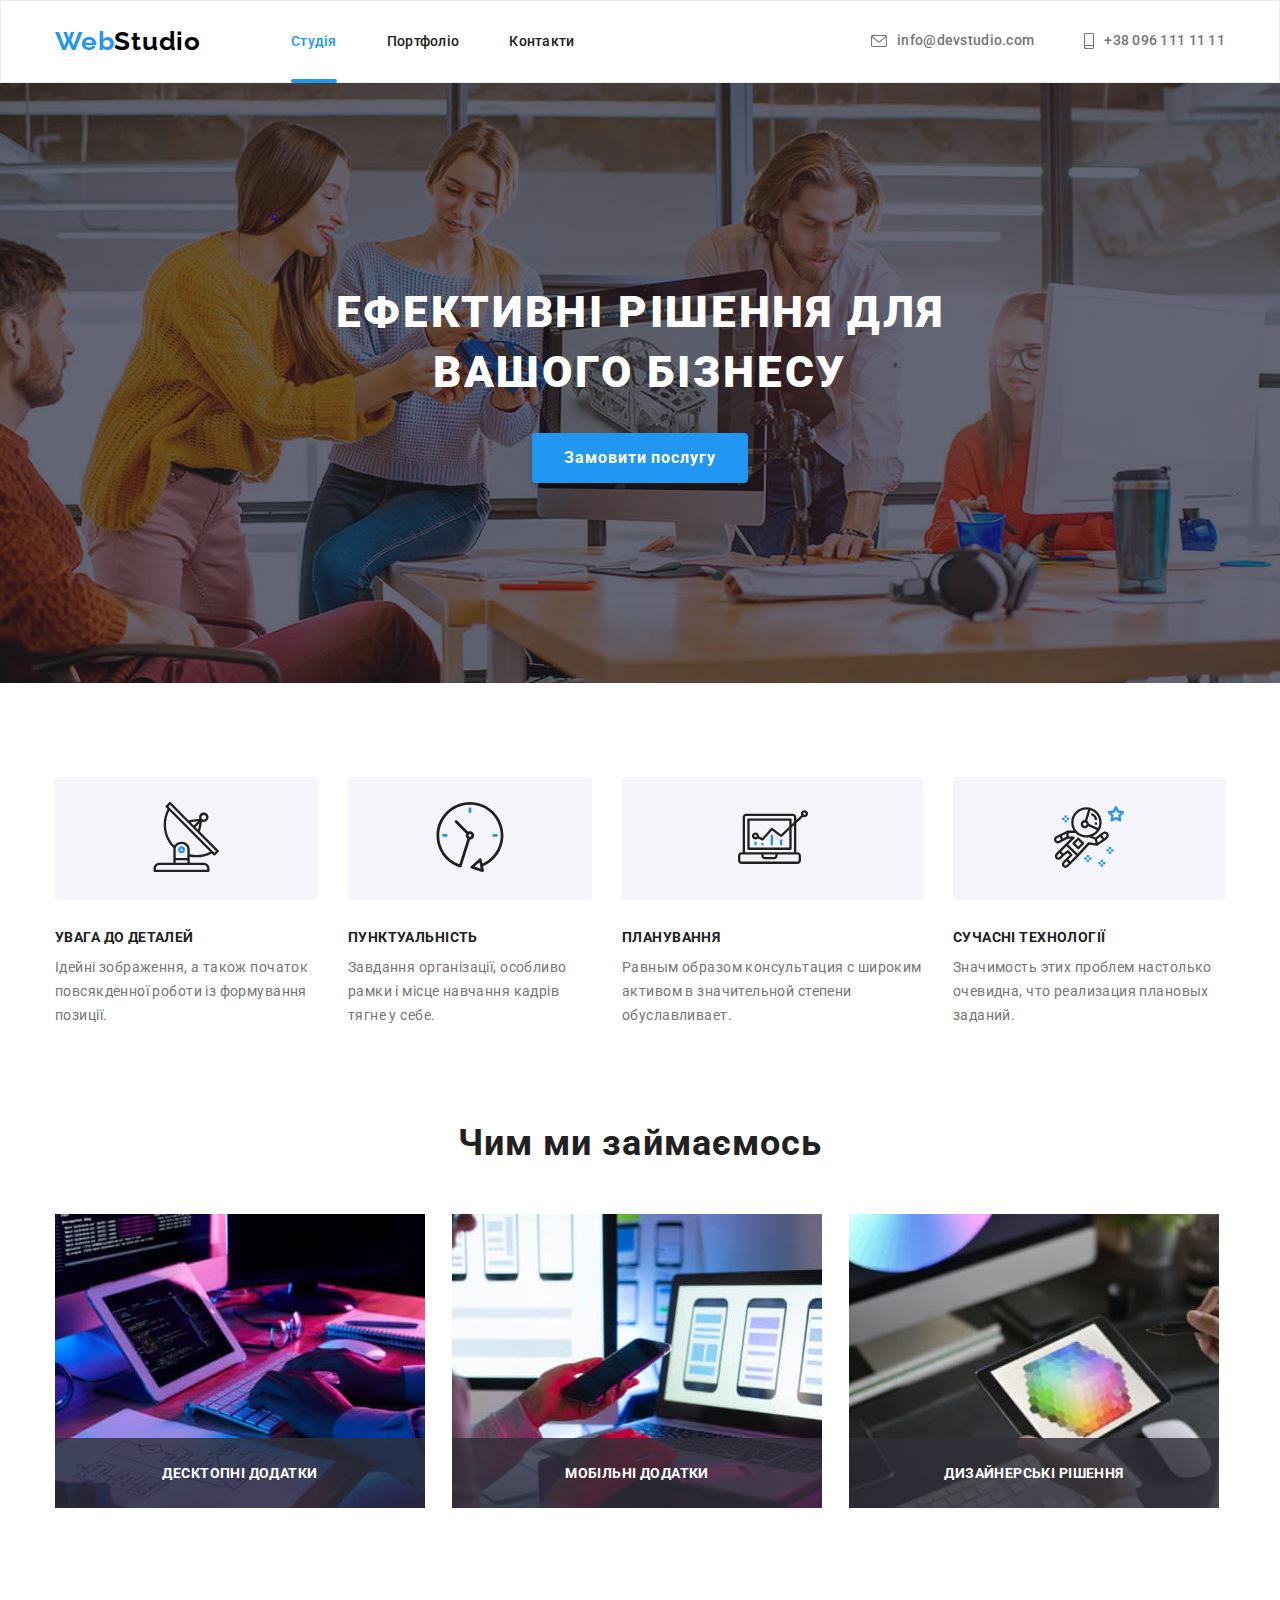
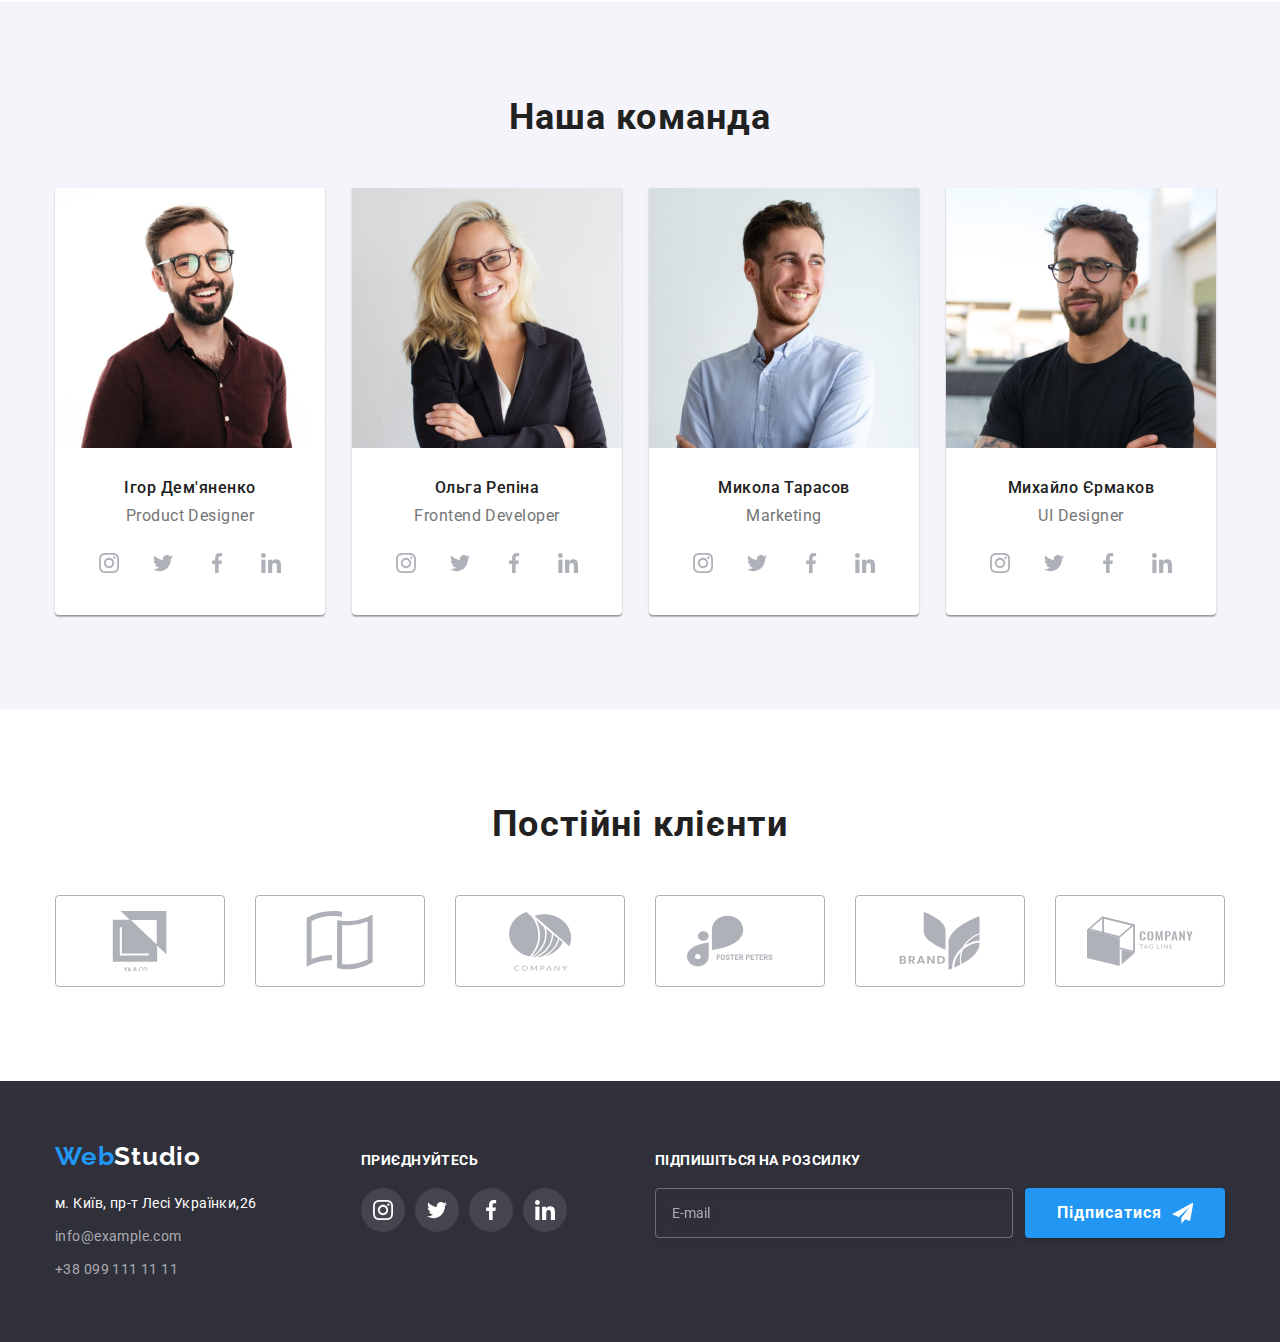
<file: index.html>
<!DOCTYPE html>
<html lang="uk">
<head>
    <meta charset="UTF-8">
    <meta http-equiv="X-UA-Compatible" content="IE=edge">
    <meta name="viewport" content="width=device-width, initial-scale=1.0">
    <title>web-studio</title>
<link rel="preconnect" href="https://fonts.googleapis.com">
<link rel="preconnect" href="https://fonts.gstatic.com" crossorigin>
<link href="https://fonts.googleapis.com/css2?family=Raleway:wght@700&family=Roboto:wght@400;500;700;900&display=swap"
    rel="stylesheet">
    <link rel="stylesheet" href="https://cdn.jsdelivr.net/npm/modern-normalize@1.1.0/modern-normalize.min.css">
    <link rel="stylesheet" href="./css/main.min.css">
    
    
    
</head>
<body>
    <!-- Header -->
    <header class="page-header">
        <div class="container page-header__container">
        <nav class="page-navigation">
            <a class="logo link" href="./index.html"><span class="text-blue">Web</span>Studio</a>
            <ul class="main-menu list">
                <li class="main-menu__item">
                    <a href="./index.html" class="main-menu__link link active">Студія</a>
                </li>
                <li class="main-menu__item">
                    <a href="./portfolio.html" class="main-menu__link link">Портфоліо</a>
                </li>
                <li class="main-menu__item">
                    <a href="./index.html" class="main-menu__link link">Контакти</a>
                </li>
            </ul>
        </nav>
        <ul class="contact-menu list page-header__container">
            <li class="contact-menu__item">
                <a class="contact-menu__link link" href="mailto:info@devstudio.com">
                    <svg class="contact-menu__icon" width="16" height="12">
                        <use href="./images/sprite.svg#icon-letter"></use>
                    </svg>
                        info@devstudio.com
                </a>
            </li>
    
            <li class="contact-menu__item">
                <a class="contact-menu__link link" href="tel:+380961111111"> 
                    <svg class="contact-menu__icon" width="10" height="16">
                        <use href="./images/sprite.svg#icon-smartphone"></use>
                    </svg>
                    +38 096 111 11 11
                </a>
            </li>
        </ul>
        </div>
    </header>
    
    <!-- Main -->
<!-- Hero -->
    <main>
        <section class="hero-section">
            <div class="container">
            <h1 class="hero-section__tittle">Ефективні рішення для вашого бізнесу</h1>
            <button class="hero-section__button" type="button" data-modal-open>Замовити послугу</button>
        </div>
        </section>
    
        <!-- Our benefits -->
        <section class="benefits section">
            <div class="container">
            <h2 class="visually-hidden">Наші переваги</h2>
            <ul class="benefits_list list">
                <li class="benefits_list__item">
                    <div class="svg-icon-wrapper">
                    <svg class="benefits_list__icon" width="70" height="70">
                        <use href="./images/sprite.svg#icon-antenna"></use>
                    </svg>
                    </div>
                    <h3 class="benefits_list__tittle">Увага до деталей</h3>
                    <p class="benefits_list__description">Ідейні зображення, а також початок повсякденної роботи із формування позиції. </p>
                </li>
    
            
                <li class="benefits_list__item">
                    <div class="svg-icon-wrapper">
                        <svg class="benefits_list__icon" width="70" height="70">
                            <use href="./images/sprite.svg#icon-clock1"></use>
                        </svg>
                    </div>
                    <h3 class="benefits_list__tittle">Пунктуальність</h3>
                <p class="benefits_list__description">Завдання організації, особливо рамки і місце навчання кадрів тягне у себе.</p>
            </li>
                <li class="benefits_list__item">
                    <div class="svg-icon-wrapper">
                        <svg class="benefits_list__icon" width="70" height="70">
                            <use href="./images/sprite.svg#icon-diagram1"></use>
                        </svg>
                    </div>
                    <h3 class="benefits_list__tittle">Планування</h3>
            
                <p class="benefits_list__description">Равным образом консультация с широким активом в значительной степени обуславливает.</p>
            </li>

            <li class="benefits_list__item">
                <div class="svg-icon-wrapper">
                    <svg class="benefits_list__icon" width="70" height="70">
                        <use href="./images/sprite.svg#icon-astronaut"></use>
                    </svg>
                </div>
                <h3 class="benefits_list__tittle">Сучасні технології</h3>
            <p class="benefits_list__description">Значимость этих проблем настолько очевидна, что реализация плановых заданий.</p>
            </li>
        </ul>
        </div>
        </section>

<!-- About -->
        <section class="about-section section">
            <div class="container">
            <h2 class="section-title">Чим ми займаємось</h2>
            <ul class="about-list list flex-list" >
                <li class="about-list__item">
                    <img src="./images/box1jpg.jpg" alt="фото роботи"
                width="370"
                />
                <p class="about-list__work">
                    Десктопні додатки
                </p>
                </li>
                <li class="about-list__item">
                    <img src="./images/img-5.jpg" alt="фото роботи" width="370"/>
                    <p class="about-list__work">
                        Мобільні додатки
                    </p>
                </li>
                <li class="about-list__item">
                 <img src="./images/img-2.jpg" alt="фото роботи" width="370"/>
                    <p class="about-list__work">
                        Дизайнерські рішення
                    </p>
                </ul>
            </div>
              </section>

              <!-- Employees -->
              <section class="employees-section section">
                  <div class="container">
                  <h2 class="section-title">Наша команда</h2>
                  <ul class="employees-list list flex-list">
                      <li class="employees-list__item">
                          <img src="./images/specialist1.jpg" alt="фото спеціаліста"
                          width="270"/>
                          <div class="employees-card-content-wrapper">
                        <h3 class="employees-list__name"> Ігор Дем'яненко</h3>
                    <p class="employees-list__position" lang="en">Product Designer</p>
                    <ul class="social-list">
                        <li class="social-list__item list">
                    <a href="" class="social-list__link"> 
                    <svg class="social-list__icon" width="44" height="44"> 
                      <use href="./images/sprite.svg#icon-instagramm"> </use>
                    </svg> 
                    </a>
                        </li>

                        <li class="social-list__item list">
                            <a href="" class="social-list__link">
                                <svg class="social-list__icon" width="44" height="44">
                                    <use href="./images/sprite.svg#icon-twitter"> </use>
                                </svg>
                            </a>
                        </li>

                        <li class="social-list__item list">
                            <a href="" class="social-list__link">
                                <svg class="social-list__icon" width="44" height="44">
                                    <use href="./images/sprite.svg#icon-facebook"> </use>
                                </svg>
                            </a>
                        </li>

                        <li class="social-list__item list">
                            <a href="" class="social-list__link">
                                <svg class="social-list__icon" width="44" height="44">
                                    <use href="./images/sprite.svg#icon-linkedin"> </use>
                                </svg>
                            </a>
                        </li>
                        
                    </ul>
                    </div>
                    </li>


                    <li class="employees-list__item list">
                        <img src="./images/specialist2.jpg" alt="фото спеціаліста" width="270"/>
                        <div class="employees-card-content-wrapper">
                        <h3 class="employees-list__name">Ольга Репіна</h3>
                        <p class="employees-list__position" lang="en">Frontend Developer</p> 
                        <ul class="social-list">
                            <li class="social-list__item list">
                                <a href="" class="social-list__link">
                                    <svg class="social-list__icon" width="44" height="44">
                                        <use href="./images/sprite.svg#icon-instagramm"> </use>
                                    </svg>
                                </a>
                            </li>
                        
                            <li class="social-list__item list">
                                <a href="" class="social-list__link">
                                    <svg class="social-list__icon" width="44" height="44">
                                        <use href="./images/sprite.svg#icon-twitter"> </use>
                                    </svg>
                                </a>
                            </li>
                        
                            <li class="social-list__item list">
                                <a href="" class="social-list__link">
                                    <svg class="social-list__icon" width="44" height="44">
                                        <use href="./images/sprite.svg#icon-facebook"> </use>
                                    </svg>
                                </a>
                            </li>
                        
                            <li class="social-list__item list">
                                <a href="" class="social-list__link">
                                    <svg class="social-list__icon" width="44" height="44">
                                        <use href="./images/sprite.svg#icon-linkedin"> </use>
                                    </svg>
                                </a>
                            </li>
                        
                        </ul>
                        </div>

                        <li class="employees-list__item">
                            <img src="./images/specialist3.jpg" alt="фото спеціаліста" width="270"/>
                            <div class="employees-card-content-wrapper">
                            <h3 class="employees-list__name">Микола Тарасов</h3>
                            <p class="employees-list__position" lang="en">Marketing</p>
                            <ul class="social-list">
                                <li class="social-list__item list">
                                    <a href="" class="social-list__link">
                                        <svg class="social-list__icon">
                                            <use href="./images/sprite.svg#icon-instagramm"> </use>
                                        </svg>
                                    </a>
                                </li>
                            
                                <li class="social-list__item list">
                                    <a href="" class="social-list__link">
                                        <svg class="social-list__icon">
                                            <use href="./images/sprite.svg#icon-twitter"> </use>
                                        </svg>
                                    </a>
                                </li>
                            
                                <li class="social-list__item list">
                                    <a href="" class="social-list__link">
                                        <svg class="social-list__icon">
                                            <use href="./images/sprite.svg#icon-facebook"> </use>
                                        </svg>
                                    </a>
                                </li>
                            
                                <li class="social-list__item list">
                                    <a href="" class="social-list__link">
                                        <svg class="social-list__icon">
                                            <use href="./images/sprite.svg#icon-linkedin"> </use>
                                        </svg>
                                    </a>
                                </li>
                            
                            </ul>
                            </div>
                            <li class="employees-list__item">
                                <img src="./images/specialist4.jpg" alt="фото спеціаліста" width="270"/>
                               <div class="employees-card-content-wrapper">
                                <h3 class="employees-list__name">Михайло Єрмаков</h3>
                                <p class="employees-list__position" lang="en">UI Designer</p>
                                <ul class="social-list">
                                    <li class="social-list__item list">
                                        <a href="" class="social-list__link">
                                            <svg class="social-list__icon" width="44" height="44">
                                                <use href="./images/sprite.svg#icon-instagramm"> </use>
                                            </svg>
                                        </a>
                                    </li>
                                
                                    <li class="social-list__item list">
                                        <a href="" class="social-list__link">
                                            <svg class="social-list__icon" width="44" height="44">
                                                <use href="./images/sprite.svg#icon-twitter"> </use>
                                            </svg>
                                        </a>
                                    </li>
                                
                                    <li class="social-list__item list">
                                        <a href="" class="social-list__link">
                                            <svg class="social-list__icon" width="44" height="44">
                                                <use href="./images/sprite.svg#icon-facebook"> </use>
                                            </svg>
                                        </a>
                                    </li>
                                
                                    <li class="social-list__item list">
                                        <a href="" class="social-list__link">
                                            <svg class="social-list__icon" width="44" height="44">
                                                <use href="./images/sprite.svg#icon-linkedin"> </use>
                                            </svg>
                                        </a>
                                    </li>
                                
                                </ul>
                                </div>
                  </ul>
                </div>
              </section>

<!-- Our clients -->

<section class="section">
    <div class="container">
        <h2 class="section-title">
        Постійні клієнти
        </h2>
        <ul class="client-list">
            <li class="client-list-item list">
                <a href="" class="client-list-link">
                <svg class="client-list-icon" width="106" height="60">
                    <use href="./images/sprite.svg#icon-Client1"> 
                    </use>
                 </svg>
                </a>
                 </li>
                </li>

                <li class="client-list-item list">
                    <a href="" class="client-list-link">
                    <svg class="client-list-icon" width="106" height="60">
                        <use href="./images/sprite.svg#icon-Client2">
                        </use>
                    </svg>
                    </a>
            </li>

            <li class="client-list-item list">
                <a href="" class="client-list-link">
                <svg class="client-list-icon" width="106" height="60">
                    <use href="./images/sprite.svg#icon-Client3">
                    </use>
                </svg>
                </a>
            </li>
            <li class="client-list-item list">
                <a href="" class="client-list-link">
            <svg class="client-list-icon" width="106" height="60">
            <use href="./images/sprite.svg#icon-Client4">
            </use>
            </svg>
            </a>
            </li>

            <li class="client-list-item list">
                <a href="" class="client-list-link">
                <svg class="client-list-icon" width="106" height="60">
                    <use href="./images/sprite.svg#icon-Client-5">
                    </use>
                </svg>
                </a>
            </li>

            <li class="client-list-item list">
                <a href="" class="client-list-link">
                <svg class="client-list-icon" width="106" height="60">
                    <use href="./images/sprite.svg#icon-Client6">
                    </use>
                </svg>
                </a>
            </li>

        </ul>
    </div>

</section>
            </main>
<!-- Footer Contacts -->
<footer class="footer-list list">
    <div class="container">
    <div class="footer-content-wrapper">
    <a class="logo link footer-logo" href="/index.html"><span class="text-blue">Web</span>Studio</a>
    <address>
        <ul class="contact-list list">
            <li class="adress list footer-list-item">
                <a class="maps link contact-list__link" href="https://goo.gl/maps/hhCW37L2dN7FxY7t6" target="_blank"
                    rel="noopener noreferrer"> м. Київ, пр-т Лесі
                    Українки,26 </a>
            </li>
            <li class="address-link footer-list-item">
                <a class="adress-link link contact-list__link" href="mailto:info@example.com">info@example.com</a>
            </li>

            <li class="phone footer-list-item">
                <a class="adress-link link contact-list__link" href="tel:+380901111111">+38 099 111 11 11</a>
            </li>
        </ul>
    </address>
    </div>
    <div class="footer-content-wrapper footer-social">
        <p class="footer-title">приєднуйтесь</p>
        <ul class="social-list">
            <li class="social-list__item list">
                <a href="" class="social-list__link">
                    <svg class="social-list__icon" width="44" height="44">
                        <use href="./images/sprite.svg#icon-instagramm"> </use>
                    </svg>
                </a>
            </li>
        
            <li class="social-list__item list">
                <a href="" class="social-list__link">
                    <svg class="social-list__icon" width="44" height="44">
                        <use href="./images/sprite.svg#icon-twitter"> </use>
                    </svg>
                </a>
            </li>
        
            <li class="social-list__item list">
                <a href="" class="social-list__link">
                    <svg class="social-list__icon" width="44" height="44">
                        <use href="./images/sprite.svg#icon-facebook"> </use>
                    </svg>
                </a>
            </li>
        
            <li class="social-list__item list">
                <a href="" class="social-list__link">
                    <svg class="social-list__icon" width="44" height="44">
                        <use href="./images/sprite.svg#icon-linkedin"> </use>
                    </svg>
                </a>
            </li>
    </div>
    <div class="footer-form-window footer-content-wrapper">
        <p class="footer-modal-text">
            Підпишіться на розсилку
        </p>
        <form class="footer-form">
            <input type="email" name="user_name" class="footer-form-input" required pattern="[a-zA-Zа-яА-Я]+" minlength="2"
                placeholder="E-mail">
            <button class="footer-modal-button">
                Підписатися
                <svg class="footer-modal-btn-icon" width="24" height="24">
                    <use href="./images/sprite.svg#modal-icon"></use>
                </svg>
            </button>
        </form>
    </div>
    </div>
</footer>

 <!-- Modal window -->

<div class="backdrop is-hidden" data-modal>
<div class="modal">
    <button type="button" class="modal-close-btn" data-modal-close>
        <svg class="modal-close-btn-icon" width="12" height="12"> 
        <use href="./images/sprite.svg#close-modal"></use>

        </svg>
    </button> 
    <p class="modal-form-text">
        Залиште свої дані, ми вам передзвонимо
    </p>
    <form class="modal-form">
        <label class="modal-form-field">
            <span class="modal-form-input-descr">Ім'я</span>
            <span class="modal-form-input-wrapper">
            <input 
            type="text" 
            name="user_name" 
            class="modal-form-input" 
            required 
            pattern="[a-zA-Zа-яА-Я]+" 
            minlength="2"
            />
            <svg class="modal-form-input-icon" width="12" height="12">
            <use href="./images/sprite.svg#modal-icon-name"> </use>
            </svg>
            </span>
        </label>
        <label class="modal-form-field">
            <span class="modal-form-input-descr">Телефон</span>
            <span class="modal-form-input-wrapper">
            <input 
            type="tel" 
            name="user_phone" 
            class="modal-form-input" 
            required 
            pattern="[0-9]{3}-[0-9]{3}-[0-9]{2}-[0-9]{2}" 
            title="xxx-xxx-xx-xx"
            />
            <svg class="modal-form-input-icon" width="13" height="13">
            <use href="./images/sprite.svg#modal-icon-phone"></use>
            </svg>
            </span>
        </label>
        <label class="modal-form-field">
            <span class="modal-form-input-descr">Пошта</span>
            <span class="modal-form-input-wrapper">
            <input 
            type="email" 
            name="user_email" 
            class="modal-form-input" 
            required />
            <svg class="modal-form-input-icon" width="15" height="12">
            <use href="./images/sprite.svg#modal-icon-email"></use>
            </svg>
            </span>
        </label>
        <label class="modal-form-field modal-form-comment">
            <span class="modal-form-input-descr">Коментар</span>
            <textarea name="user_message" class="modal-form-message" placeholder="Введіть текст"></textarea>
        </label>
        <input id="user-policy" type="checkbox" name="user_policy" class="modal-form-chek visually-hidden"/>
        <label for="user-policy" class="modal-chek-descr">  
            <svg class="" width="16" height="15">
            <use href="./images/sprite.svg#modal-check"></use>
            </svg>
            Погоджуюся з розсилкою та приймаю&nbsp
           <a href="" class="user-policy-link">Умови договору</a>
        </label>
        <button type="submit" class="modal-form-submit">Відправити</button>

        
       
    </form>

 </div>
</div>
<script src="./js/modal.js"></script>
</body>
</html>
</file>
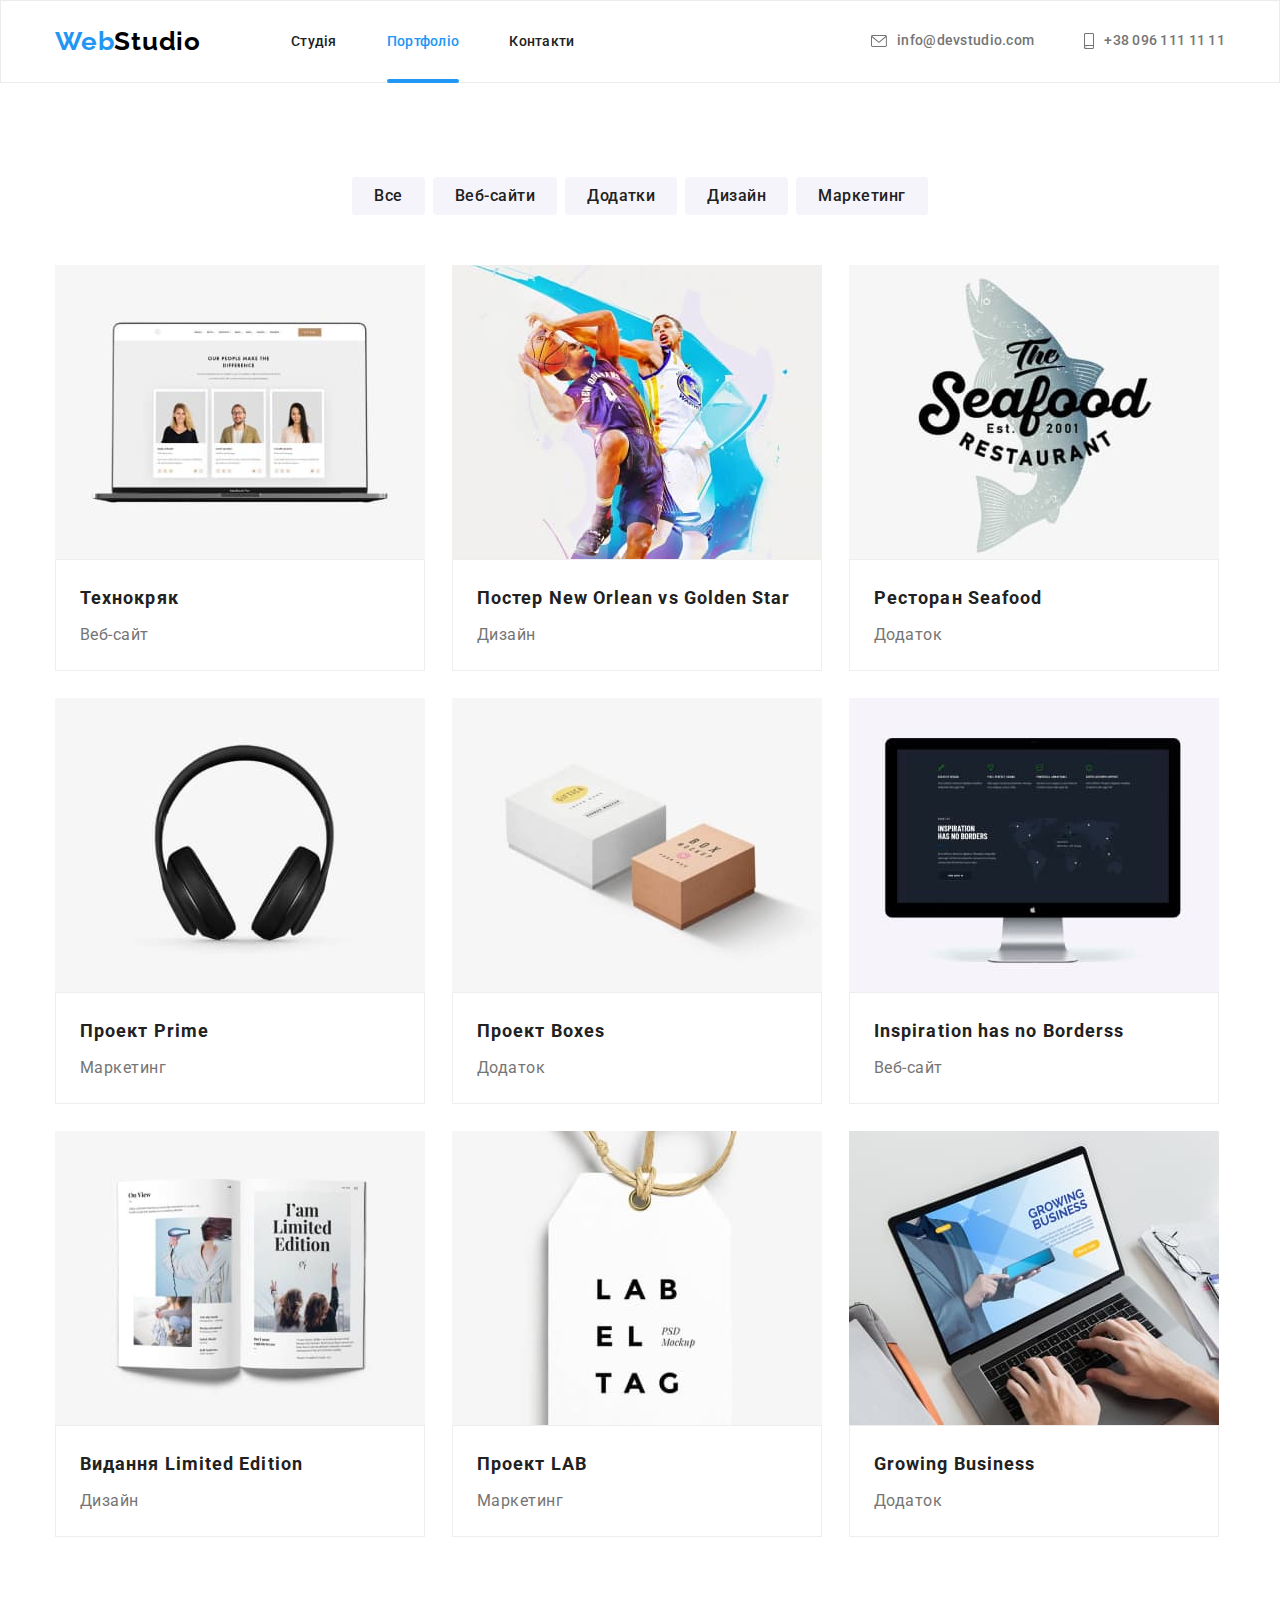
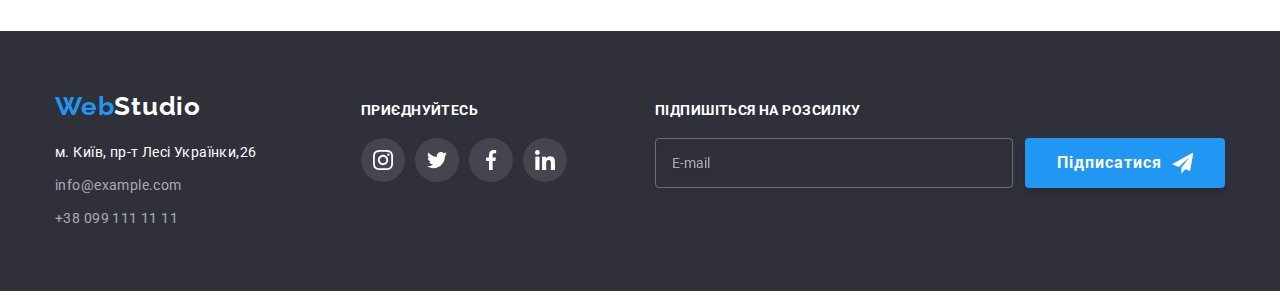
<file: portfolio.html>
<!DOCTYPE html>
<html lang="uk">
<head>
    <meta charset="UTF-8">
    <meta http-equiv="X-UA-Compatible" content="IE=edge">
    <meta name="viewport" content="width=device-width, initial-scale=1.0">
    <title>portfolio web-studio</title>
  <link rel="preconnect" href="https://fonts.googleapis.com">
  <link rel="preconnect" href="https://fonts.gstatic.com" crossorigin>
  <link href="https://fonts.googleapis.com/css2?family=Raleway:wght@700&family=Roboto:wght@400;500;700;900&display=swap"
    rel="stylesheet">
  <link rel="stylesheet" href="https://cdn.jsdelivr.net/npm/modern-normalize@1.1.0/modern-normalize.min.css">
  <link rel="stylesheet" href="./css/main.min.css">
  

</head>
<body>
      <!-- Header -->

        <header class="page-header">
          <div class="container page-header__container">
            <nav class="page-navigation">
              <a class="logo link" href="./index.html"><span class="text-blue">Web</span>Studio</a>
              <ul class="main-menu list">
                <li class="main-menu__item">
                  <a href="./index.html" class="main-menu__link link">Студія</a>
                </li>
                <li class="main-menu__item">
                  <a href="./portfolio.html" class="main-menu__link link active">Портфоліо</a>
                </li>
                <li class="main-menu__item">
                  <a href="./index.html" class="main-menu__link link">Контакти</a>
                </li>
              </ul>
            </nav>
            <ul class="contact-menu list page-header__container">
              <li class="contact-menu__item">
                <a class="contact-menu__link link" href="mailto:info@devstudio.com">
                  <svg class="contact-menu__icon" width="16" height="12">
                    <use href="./images/sprite.svg#icon-letter"></use>
                  </svg>
                  info@devstudio.com
                </a>
              </li>
        
              <li class="contact-menu__item">
                <a class="contact-menu__link link" href="tel:+380961111111">
                  <svg class="contact-menu__icon" width="10" height="16">
                    <use href="./images/sprite.svg#icon-smartphone"></use>
                  </svg>
                  +38 096 111 11 11
                </a>
              </li>
            </ul>
          </div>
        </header>
<!-- Filter Buttons -->
<!-- Portfolio -->
<main>             
<section class="work-section section">
  <div class="container">
    <h1 class="visually-hidden">Наші послуги</h1>
    <ul class="filter-list">
      <li class="filter-list-item list"><button type="button" class="filter-list-button">Все</button></li>
      <li class="filter-list-item list"><button type="button" class="filter-list-button">Веб-сайти</button></li>
      <li class="filter-list-item list"><button type="button" class="filter-list-button">Додатки</button></li>
      <li class="filter-list-item list"><button type="button" class="filter-list-button">Дизайн</button></li>
      <li class="filter-list-item list"><button type="button" class="filter-list-button">Маркетинг</button></li>
    </ul>
<ul class="portfolio flex-list">
  <li class="portfolio-item list">
    <a class="portfolio-item-link portfolio-wrapper link" href="./portfolio.html"> 
      <div class="work-list-img-wrapper">
      <img class="portfolio-item-img" src="images/imgtechnokr.jpg" alt="технокряк" width="370"> 
      <p class="overlay">
  Ресурс пропонує комплексні пропозиції з різним рівнем функціоналу та сервісів. Все це дозволить відвідувачу отримати
  вичерпні відомості про компанію чи приватну особу.
      </p>
      </div>
    <div class="employees-card-content-wrapper">
      <h2 class="portfolio-item-title">Технокряк</h2>
    <p class="portfolio-item-description">Веб-сайт</p>
  </div>
  </a>
  </li>

  <li class="portfolio-item list">
    <a class="portfolio-item-link link" href="./portfolio.html">
<div class="work-list-img-wrapper">
<img class="portfolio-item-img" src="images/imgposter.jpg" alt="дизайн" width="370">
  <p class="overlay">
    Ресурс пропонує комплексні пропозиції з різним рівнем функціоналу та сервісів. Все це дозволить відвідувачу отримати
    вичерпні відомості про компанію чи приватну особу.
  </p>
</div>
      <div class="employees-card-content-wrapper">
      <h2 class="portfolio-item-title">Постер New Orlean vs Golden Star</h2>
      <p class="portfolio-item-description">Дизайн</p>
    </div>
    </a>
  </li>

  <li class="portfolio-item list">
    <a class="portfolio-item-link link" href="./portfolio.html">
<div class="work-list-img-wrapper">
  <img class="portfolio-item-img" src="images/seafoodnew.jpg" alt="додаток" width="370">
  <p class="overlay">
    Ресурс пропонує комплексні пропозиції з різним рівнем функціоналу та сервісів. Все це дозволить відвідувачу отримати
    вичерпні відомості про компанію чи приватну особу.
  </p>
</div>
      <div class="employees-card-content-wrapper"> 
      <h2 class="portfolio-item-title">Ресторан Seafood</h2>
      <p class="portfolio-item-description">Додаток</p>
    </div>
    </a>
  </li>

<li class="portfolio-item list">
  <a class="portfolio-item-link link" href="./portfolio.html">
<div class="work-list-img-wrapper">
  <img class="portfolio-item-img" src="images/imgprojectprime.jpg" alt="маркетинг" width="370">
  <p class="overlay">
    Ресурс пропонує комплексні пропозиції з різним рівнем функціоналу та сервісів. Все це дозволить відвідувачу отримати
    вичерпні відомості про компанію чи приватну особу.
  </p>
</div>
    <div class="employees-card-content-wrapper">
    <h2 class="portfolio-item-title">Проект Prime </h2>
    <p class="portfolio-item-description">Маркетинг</p>
  </div>
  </a>
</li>

<li class="portfolio-item list">
  <a class="portfolio-item-link link" href="./portfolio.html">
<div class="work-list-img-wrapper">
  <img class="portfolio-item-img" src="images/imgprojectboxers.jpg" alt="додаток" width="370">
  <p class="overlay">
    Ресурс пропонує комплексні пропозиції з різним рівнем функціоналу та сервісів. Все це дозволить відвідувачу отримати
    вичерпні відомості про компанію чи приватну особу.
  </p>
</div>
    <div class="employees-card-content-wrapper">
    <h2 class="portfolio-item-title">Проект Boxes</h2>
    <p class="portfolio-item-description">Додаток</p>
  </div>
  </a>
</li>

<li class="portfolio-item list">
  <a class="portfolio-item-link link" href="./portfolio.html">
<div class="work-list-img-wrapper">
  <img class="portfolio-item-img" src="images/imginspiration.jpg" alt="Веб-сайт" width="370">
  <p class="overlay">
    Ресурс пропонує комплексні пропозиції з різним рівнем функціоналу та сервісів. Все це дозволить відвідувачу отримати
    вичерпні відомості про компанію чи приватну особу.
  </p>
</div>
    <div class="employees-card-content-wrapper">
    <h2 class="portfolio-item-title">Inspiration has no Borderss</h2>
    <p class="portfolio-item-description">Веб-сайт</p>
  </div>
  </a>
</li>

<li class="portfolio-item list">
  <a class="portfolio-item-link link" href="./portfolio.html">
<div class="work-list-img-wrapper">
  <img class="portfolio-item-img" src="images/limitededitionnew.jpg" alt="Дизайн" width="370">
  <p class="overlay">
    Ресурс пропонує комплексні пропозиції з різним рівнем функціоналу та сервісів. Все це дозволить відвідувачу отримати
    вичерпні відомості про компанію чи приватну особу.
  </p>
</div>
    <div class="employees-card-content-wrapper">
    <h2 class="portfolio-item-title"> Видання <span lang="en">Limited Edition</span></h2>
    <p class="portfolio-item-description">Дизайн</p>
  </div>
  </a>
</li>

<li class="portfolio-item list">
  <a class="portfolio-item-link link" href="./portfolio.html">
<div class="work-list-img-wrapper">
  <img class="portfolio-item-img" src="images/projectlabnew.jpg" alt="Маркетинг" width="370">
  <p class="overlay">
    Ресурс пропонує комплексні пропозиції з різним рівнем функціоналу та сервісів. Все це дозволить відвідувачу отримати
    вичерпні відомості про компанію чи приватну особу.
  </p>
</div>
    <div class="employees-card-content-wrapper">
    <h2 class="portfolio-item-title">Проект LAB</h2>
    <p class="portfolio-item-description">Маркетинг</p>
  </div>
  </a>
</li>

<li class="portfolio-item list">
  <a class="portfolio-item-link link" href="./portfolio.html">
<div class="work-list-img-wrapper">
  <img class="portfolio-item-img" src="images/imgbusiness.jpg" alt="додаток" width="370">
  <p class="overlay">
    Ресурс пропонує комплексні пропозиції з різним рівнем функціоналу та сервісів. Все це дозволить відвідувачу отримати
    вичерпні відомості про компанію чи приватну особу.
  </p>
</div>
    <div class="employees-card-content-wrapper">
    <h2 class="portfolio-item-title">Growing Business</h2>
    <p class="portfolio-item-description">Додаток</p>
  </div>
  </a>
</li>
</ul>
</div>
</section>
</main>

<!-- Footer Contacts -->
<footer class="footer-list list">
  <div class="container">
    <div class="footer-content-wrapper">
      <a class="logo link footer-logo" href="/index.html"><span class="text-blue">Web</span>Studio</a>
      <address>
        <ul class="contact-list list">
          <li class="adress list footer-list-item">
            <a class="maps link contact-list__link" href="https://goo.gl/maps/hhCW37L2dN7FxY7t6" target="_blank"
              rel="noopener noreferrer"> м. Київ, пр-т Лесі
              Українки,26 </a>
          </li>
          <li class="address-link footer-list-item">
            <a class="adress-link link contact-list__link" href="mailto:info@example.com">info@example.com</a>
          </li>

          <li class="phone footer-list-item">
            <a class="adress-link link contact-list__link" href="tel:+380901111111">+38 099 111 11 11</a>
          </li>
        </ul>
      </address>
    </div>
    <div class="footer-content-wrapper footer-social">
      <p class="footer-title">приєднуйтесь</p>
      <ul class="social-list">
        <li class="social-list__item list">
          <a href="" class="social-list__link">
            <svg class="social-list__icon" width="44" height="44">
              <use href="./images/sprite.svg#icon-instagramm"> </use>
            </svg>
          </a>
        </li>

        <li class="social-list__item list">
          <a href="" class="social-list__link">
            <svg class="social-list__icon" width="44" height="44">
              <use href="./images/sprite.svg#icon-twitter"> </use>
            </svg>
          </a>
        </li>

        <li class="social-list__item list">
          <a href="" class="social-list__link">
            <svg class="social-list__icon" width="44" height="44">
              <use href="./images/sprite.svg#icon-facebook"> </use>
            </svg>
          </a>
        </li>

        <li class="social-list__item list">
          <a href="" class="social-list__link">
            <svg class="social-list__icon" width="44" height="44">
              <use href="./images/sprite.svg#icon-linkedin"> </use>
            </svg>
          </a>
        </li>
      </ul>
    </div>
    <div class="footer-form-window footer-content-wrapper">
      <p class="footer-modal-text">
        Підпишіться на розсилку
      </p>
      <form class="footer-form">
        <input type="email" name="user_name" class="footer-form-input" required pattern="[a-zA-Zа-яА-Я]+" minlength="2"
          placeholder="E-mail">
        <button class="footer-modal-button">
          Підписатися
          <svg class="footer-modal-btn-icon" width="24" height="24">
            <use href="./images/sprite.svg#modal-icon"></use>
          </svg>
        </button>
      </form>
    </div>
    </div>
    </footer>
  </div>
</footer>
</body>
</html>
</file>
<file: css/main.min.css>
:root{--primary-font: "Roboto", sans-serif;--logo-font: "Raleway", sans-serif;--primary-text-color-theme-dark: #FFFFFF;--primary-text-color-theme-light: #212121;--secondary-text-color-theme-light: #757575;--logo-text-color-black: #000000;--color-blue: #2196F3;--background-color-dark: #2F303A;--light-grey-color: #EEEEEE;--another-grey-color: #F5F4FA;--another-black-color: #2F303A;--transparent-white-color: rgba(255, 255, 255, 0.6);--hover-background-color: #188CE8;--header-border-color: #ECECEC;--logo-background-color: #C4C4C4;--svg-fill-color: #AFB1B8}.visually-hidden{position:absolute;width:1px;height:1px;margin:-1px;border:0;padding:0;white-space:nowrap;clip-path:inset(100%);clip:rect(0 0 0 0);overflow:hidden}h1,h2,h3,h4,p{margin-top:0;margin-bottom:0}ul,ol{margin-top:0;margin-bottom:0;padding-left:0}img{display:block;max-width:100%;height:auto}button{cursor:pointer;display:block;margin:0 auto;padding:10px 32px;border:none;border-radius:4px;display:inline-block;-webkit-appearance:none;-moz-appearance:none;appearance:none;text-decoration:none}button::-moz-focus-inner{border:0;padding:0}.list{list-style:none;padding-left:0;margin:0}.link{text-decoration:none;color:var(--primary-text-color-theme-light)}body{font-family:var(--primary-font);color:var(--primary-text-color-theme-light);background-color:var(--primary-text-color-theme-dark);font-size:14px;letter-spacing:.03em}address{font-style:normal}.active.link{color:var(--color-blue)}.section{padding:94px 0}.container{width:1200px;margin-left:auto;margin-right:auto;padding-left:15px;padding-right:15px}.overlay{position:absolute;display:flex;justify-content:center;align-items:center;overflow-y:auto;transform:translate(0, 100%);transition:transform 250ms cubic-bezier(0.4, 0, 0.2, 1);left:0;top:0;color:var(--primary-text-color-theme-dark);background-color:rgba(33,150,243,.9);width:100%;height:100%;padding-top:20px;padding-bottom:20px;padding-left:24px;padding-right:24px;font-size:18px;line-height:28px;letter-spacing:.03em}.hero-section__button{background-color:var(--color-blue);box-shadow:0px 4px 4px rgba(0,0,0,.15);font-family:inherit;color:var(--primary-text-color-theme-dark);letter-spacing:.06em;font-weight:700;font-size:16px;line-height:1.87;text-align:center;letter-spacing:.06em;margin:0 auto;display:block;transition:background-color 250ms cubic-bezier(0.4, 0, 0.2, 1)}.hero-section__button:hover,.hero-section__button:focus{background-color:var(--hover-background-color)}.backdrop{position:fixed;z-index:100;top:0;left:0;width:100%;height:100%;background-color:rgba(0,0,0,.2);transition:opacity 250ms cubic-bezier(0.4, 0, 0.2, 1),visibility 250ms cubic-bezier(0.4, 0, 0.2, 1)}.backdrop.is-hidden{opacity:0;visibility:hidden;pointer-events:none}.modal{position:absolute;top:50%;left:50%;transform:translate(-50%, -50%);width:528px;height:581px;background-color:var(--primary-text-color-theme-dark);border-radius:4px;padding:40px}.modal-close-btn{position:absolute;top:10px;right:10px;display:flex;justify-content:center;align-items:center;width:30px;height:30px;border-radius:50%;padding:0;background-color:rgba(0,0,0,0);border:1px solid rgba(0,0,0,.1);transition:color 250ms cubic-bezier(0.4, 0, 0.2, 1)}.modal-close-btn:hover,.modal-close-btn:hover{color:var(--color-blue)}.modal-close-btn-icon{fill:currentColor;width:12px;height:12px}.modal-form{display:flex;flex-direction:column}.modal-form-text{font-style:normal;font-weight:700;font-size:20px;line-height:23px;text-align:center;letter-spacing:.03em;color:var(--primary-text-color-theme-light);margin-bottom:12px}.modal-form-input{width:100%;height:40px;background-color:var(--primary-text-color-theme-dark);border-radius:4px;padding-left:42px;transition:border-color 250ms cubic-bezier(0.4, 0, 0.2, 1);border:1px solid rgba(33,33,33,.2)}.modal-form-input:focus{outline:none;border-color:var(--color-blue)}.modal-form-field{margin-bottom:10px}.modal-form-comment{margin-bottom:20px}.modal-form-input-descr{display:block;font-size:12px;line-height:14px;font-weight:400;letter-spacing:.01em;color:var(--secondary-text-color-theme-light);margin-bottom:4px}.user-policy-link{color:var(--color-blue)}.modal-form-input-icon{position:absolute;top:50%;transform:translate(0, -50%);left:12px;transition:250ms cubic-bezier(0.4, 0, 0.2, 1)}.modal-form-input-wrapper{position:relative;display:block}.modal-form-input:focus+.modal-form-input-icon{fill:var(--color-blue)}.modal-form-message{resize:none;padding:10px 16px;transition:border-color 250ms cubic-bezier(0.4, 0, 0.2, 1);border-color:rgba(117,117,117,.5);border-radius:4px;width:448px;height:120px}.modal-form-message::placeholder{font-weight:400;font-size:12px;line-height:14px;letter-spacing:.01em;color:rgba(117,117,117,.5)}.modal-form-message:focus{outline:none;border-color:var(--color-blue)}.modal-chek-descr{display:flex;align-items:center;justify-content:center;font-size:14px;line-height:24px;letter-spacing:.03em;color:var(--secondary-text-color-theme-light);margin-bottom:30px}.modal-chek-descr>svg{fill:var(--primary-text-color-theme-dark);border:1px solid var(--primary-text-color-theme-light);margin-right:7px}.modal-form-chek:checked+.modal-chek-descr>svg{background-color:var(--color-blue);border:1px solid var(--color-blue)}.modal-form-submit{width:200px;height:50px;background-color:var(--color-blue);box-shadow:0px 4px 4px rgba(0,0,0,.15);font-family:inherit;color:var(--primary-text-color-theme-dark);letter-spacing:.06em;font-weight:700;font-size:16px;line-height:30px;text-align:center;letter-spacing:.06em;margin:0 auto;display:block;transition:background-color 250ms cubic-bezier(0.4, 0, 0.2, 1)}.modal-form-submit:hover,.modal-form-submit:focus{background-color:var(--hover-background-color)}.footer-modal-text{font-weight:700;font-size:14px;line-height:16px;letter-spacing:.03em;text-transform:uppercase;color:var(--primary-text-color-theme-dark);margin-bottom:20px}.footer-form{display:flex;gap:12px}.footer-modal-btn-icon{fill:currentColor;margin-left:10px}.footer-form-input{background-color:inherit;color:var(--primary-text-color-theme-dark);width:358px;height:50px;border:1px solid rgba(255,255,255,.3);filter:drop-shadow(0px 4px 4px rgba(0, 0, 0, 0.15));border-radius:4px;transition:border-color 250ms cubic-bezier(0.4, 0, 0.2, 1);padding-left:16px}.footer-form-input:focus{outline:none;border-color:var(--color-blue)}.footer-form-input::placeholder{color:rgba(255,255,255,.6)}.footer-modal-button{width:200px;height:50px;background-color:var(--color-blue);box-shadow:0px 4px 4px rgba(0,0,0,.15);font-family:inherit;color:var(--primary-text-color-theme-dark);letter-spacing:.06em;font-weight:700;font-size:16px;line-height:1.87;text-align:center;display:flex;align-items:center;letter-spacing:.06em;margin:0 auto;transition:background-color 250ms cubic-bezier(0.4, 0, 0.2, 1)}.footer-modal-button:hover,.footer-modal-button:focus{background-color:var(--hover-background-color)}.page-header{padding:25px 0;border:1px solid var(--header-border-color)}.page-header__container{display:flex;align-items:center;margin-left:auto}.contact-header-container{display:flex;align-items:center;margin-left:auto}.page-navigation{display:flex;align-items:center}.main-menu{display:flex}.main-menu .main-menu__link::after{height:4px;background-color:var(--color-blue);content:"";display:block;transform:scaleX(0);transition:transform 250ms cubic-bezier(0.4, 0, 0.2, 1);top:46px;position:absolute;left:0;width:100%;border-radius:2px}.main-menu .main-menu__link:hover::after,.main-menu .main-menu__link:focus::after,.main-menu .main-menu__link.active::after{transform:scaleX(1)}.contact-menu{display:flex}.contact-menu.contact-menu__link::after{height:4px;background-color:var(--color-blue);content:"";display:block;transform:scaleX(0);transition:transform 250ms cubic-bezier(0.4, 0, 0.2, 1);top:46px;position:absolute;left:0;width:100%;border-radius:2px}.contact-menu .contact-menu__link:hover::after,.contact-menu .contact-menu__link:focus::after,.contact-menu .contact-menu__link.active::after{transform:scaleX(1)}.logo{color:var(--logo-text-color-black);font-family:var(--logo-font);font-weight:700;font-size:26px;line-height:1.19;letter-spacing:.03em;margin-right:90px}.main-menu__item:not(:last-child){margin-right:50px}.contact-menu__item:not(:last-child){margin-right:50px}.text-blue{color:var(--color-blue);letter-spacing:.03em}.main-menu__link{font-weight:500;font-size:14px;line-height:1.14;letter-spacing:.02em;color:var(--primary-text-color-theme-light);position:relative;transition:color 250ms cubic-bezier(0.4, 0, 0.2, 1)}.main-menu__link:hover,.main-menu__link:focus{color:var(--color-blue)}.contact-menu__link{font-weight:500;font-size:14px;line-height:1.14;letter-spacing:.02em;position:relative;transition:color 250ms cubic-bezier(0.4, 0, 0.2, 1);color:var(--secondary-text-color-theme-light);display:flex;justify-content:center;align-items:center}.contact-menu__link:hover,.contact-menu__link:focus{color:var(--color-blue)}.contact-menu__icon{margin-right:10px;fill:currentColor}.svg-icon-wrapper{padding:25px;text-align:center;margin-bottom:30px;background-color:var(--another-grey-color);border-radius:4px}.about-list__work{display:flex;justify-content:center;align-items:center;position:absolute;width:100%;font-weight:700;font-size:14px;line-height:16px;text-align:center;letter-spacing:.03em;text-transform:uppercase;background-color:rgba(47,48,58,.8);color:var(--primary-text-color-theme-dark);height:70px;bottom:0}.about-list__item{position:relative}.social-list{display:flex;justify-content:center;gap:10px}.social-list__link{display:flex;justify-content:center;align-items:center;width:44px;height:44px;border-radius:50%;color:var(--svg-fill-color);transition:color 250ms cubic-bezier(0.4, 0, 0.2, 1),background-color 250ms cubic-bezier(0.4, 0, 0.2, 1)}.social-list__link:hover,.social-list__link:focus{background-color:var(--color-blue);color:var(--primary-text-color-theme-dark)}.social-list__icon{fill:currentColor;width:20px;height:20px}.client-list{display:flex;justify-content:center;align-items:center;gap:30px}.client-list-link{display:flex;align-items:center;justify-content:center;width:170px;height:92px;border:1px solid var(--svg-fill-color);border-radius:4px;color:var(--svg-fill-color);transition:color 250ms cubic-bezier(0.4, 0, 0.2, 1),border-color 250ms cubic-bezier(0.4, 0, 0.2, 1)}.client-list-link:hover,.client-list-link:focus{color:var(--color-blue);border-color:var(--color-blue)}.client-list-icon{fill:currentColor}.hero-section{padding-top:200px;padding-bottom:200px;background-image:linear-gradient(rgba(47, 48, 58, 0.4), rgba(47, 48, 58, 0.4)),url(../images/headerphoto.jpg);background-size:cover;background-color:var(--logo-background-color);background-repeat:no-repeat;background-position:center;max-width:1600px;height:600px;margin:0 auto}.hero-section__tittle{color:var(--primary-text-color-theme-dark);font-weight:900;font-size:44px;line-height:1.36;letter-spacing:.06em;max-width:696px;margin:0 auto;text-transform:uppercase;text-align:center;margin-bottom:30px}.benefits_list{display:flex;gap:30px}.benefits_list__tittle{font-weight:700;font-size:14px;line-height:1.14;letter-spacing:.03em;text-transform:uppercase;margin-bottom:10px}.benefits_list__description{color:var(--secondary-text-color-theme-light);font-weight:400;font-size:14px;line-height:1.71;letter-spacing:.03em}.about-section{padding-top:0}.flex-list{display:flex;flex-wrap:wrap;gap:27px}.employees-section{background-color:var(--another-grey-color);padding:94px 0}.employees-card-content-wrapper{padding-top:30px;padding-bottom:30px;text-align:center}.employees-list__item{background:var(--primary-text-color-theme-dark);box-shadow:0px 1px 3px rgba(0,0,0,.12),0px 1px 1px rgba(0,0,0,.14),0px 2px 1px rgba(0,0,0,.2);border-radius:0px 0px 4px 4px}.section-title{font-weight:700;font-size:36px;line-height:1.17;text-align:center;letter-spacing:.03em;margin-bottom:50px}.employees-list__name{color:var(--primary-text-color-theme-light);font-weight:500;font-size:16px;line-height:1.19;letter-spacing:.03em;margin-bottom:9px}.employees-list__position{color:var(--secondary-text-color-theme-light);font-weight:400;font-size:16px;line-height:1.19;letter-spacing:.03em;margin-bottom:16px}.footer-list{background-color:var(--background-color-dark);padding:60px 0}.footer-list>.container{display:flex;align-items:baseline}.footer-logo{color:var(--primary-text-color-theme-dark);margin-bottom:20px;display:block}.footer-list-item:not(:last-child){margin-bottom:9px}.maps{color:var(--primary-text-color-theme-dark);font-weight:400;font-size:14px;line-height:1.71;letter-spacing:.03em}.adress-link{font-weight:400;font-size:14px;line-height:1.71;letter-spacing:.03em;color:rgba(255,255,255,.6)}.contact-list__link:hover,.contact-list__link:focus{color:var(--color-blue)}.footer-title{margin-bottom:20px;text-transform:uppercase;font-weight:700;font-size:14px;line-height:16px;letter-spacing:.03em;color:var(--primary-text-color-theme-dark)}.footer-social{margin-left:70px;margin-right:auto}.footer-social .social-list__link{background-color:rgba(255,255,255,.1)}.footer-social .social-list__link:hover,.footer-social .social-list__link:focus{background-color:var(--color-blue)}.footer-social .social-list__link .social-list__icon{fill:var(--primary-text-color-theme-dark)}.work-list-img-wrapper{position:relative;overflow:hidden}.portfolio-item-link:hover .overlay,.portfolio-item-link:focus .overlay{transform:translate(0, 0)}.portfolio-item-link{display:block;transition:box-shadow 250ms cubic-bezier(0.4, 0, 0.2, 1)}.portfolio-item-link:hover,.portfolio-item-link:focus{box-shadow:0px 1px 1px rgba(0,0,0,.12),0px 4px 4px rgba(0,0,0,.06),1px 4px 6px rgba(0,0,0,.16)}.portfolio-item .employees-card-content-wrapper{text-align:left;padding:20px 24px;border:1px solid var(--light-grey-color)}.portfolio-item-title{color:var(--primary-text-color-theme-light);font-weight:700;font-size:18px;line-height:2;letter-spacing:.06em;margin-bottom:4px}.portfolio-item-description{color:var(--secondary-text-color-theme-light);font-weight:400;font-size:16px;line-height:30px;letter-spacing:.03em}.filter-list{display:flex;gap:8px;justify-content:center;margin-bottom:50px}.filter-list-button{font-weight:500;font-size:16px;line-height:1.6;text-align:center;letter-spacing:.03em;font-family:inherit;background-color:var(--another-grey-color);border-radius:4px;color:var(--primary-text-color-theme-light);padding:6px 22px;transition:color 250ms cubic-bezier(0.4, 0, 0.2, 1),background-color 250ms cubic-bezier(0.4, 0, 0.2, 1),box-shadow 250ms cubic-bezier(0.4, 0, 0.2, 1)}.filter-list-button:hover,.filter-list-button:focus{color:var(--primary-text-color-theme-dark);background-color:var(--color-blue);box-shadow:0px 3px 1px rgba(0,0,0,.1),0px 1px 2px rgba(0,0,0,.08),0px 2px 2px rgba(0,0,0,.12)}/*# sourceMappingURL=main.min.css.map */
</file>
